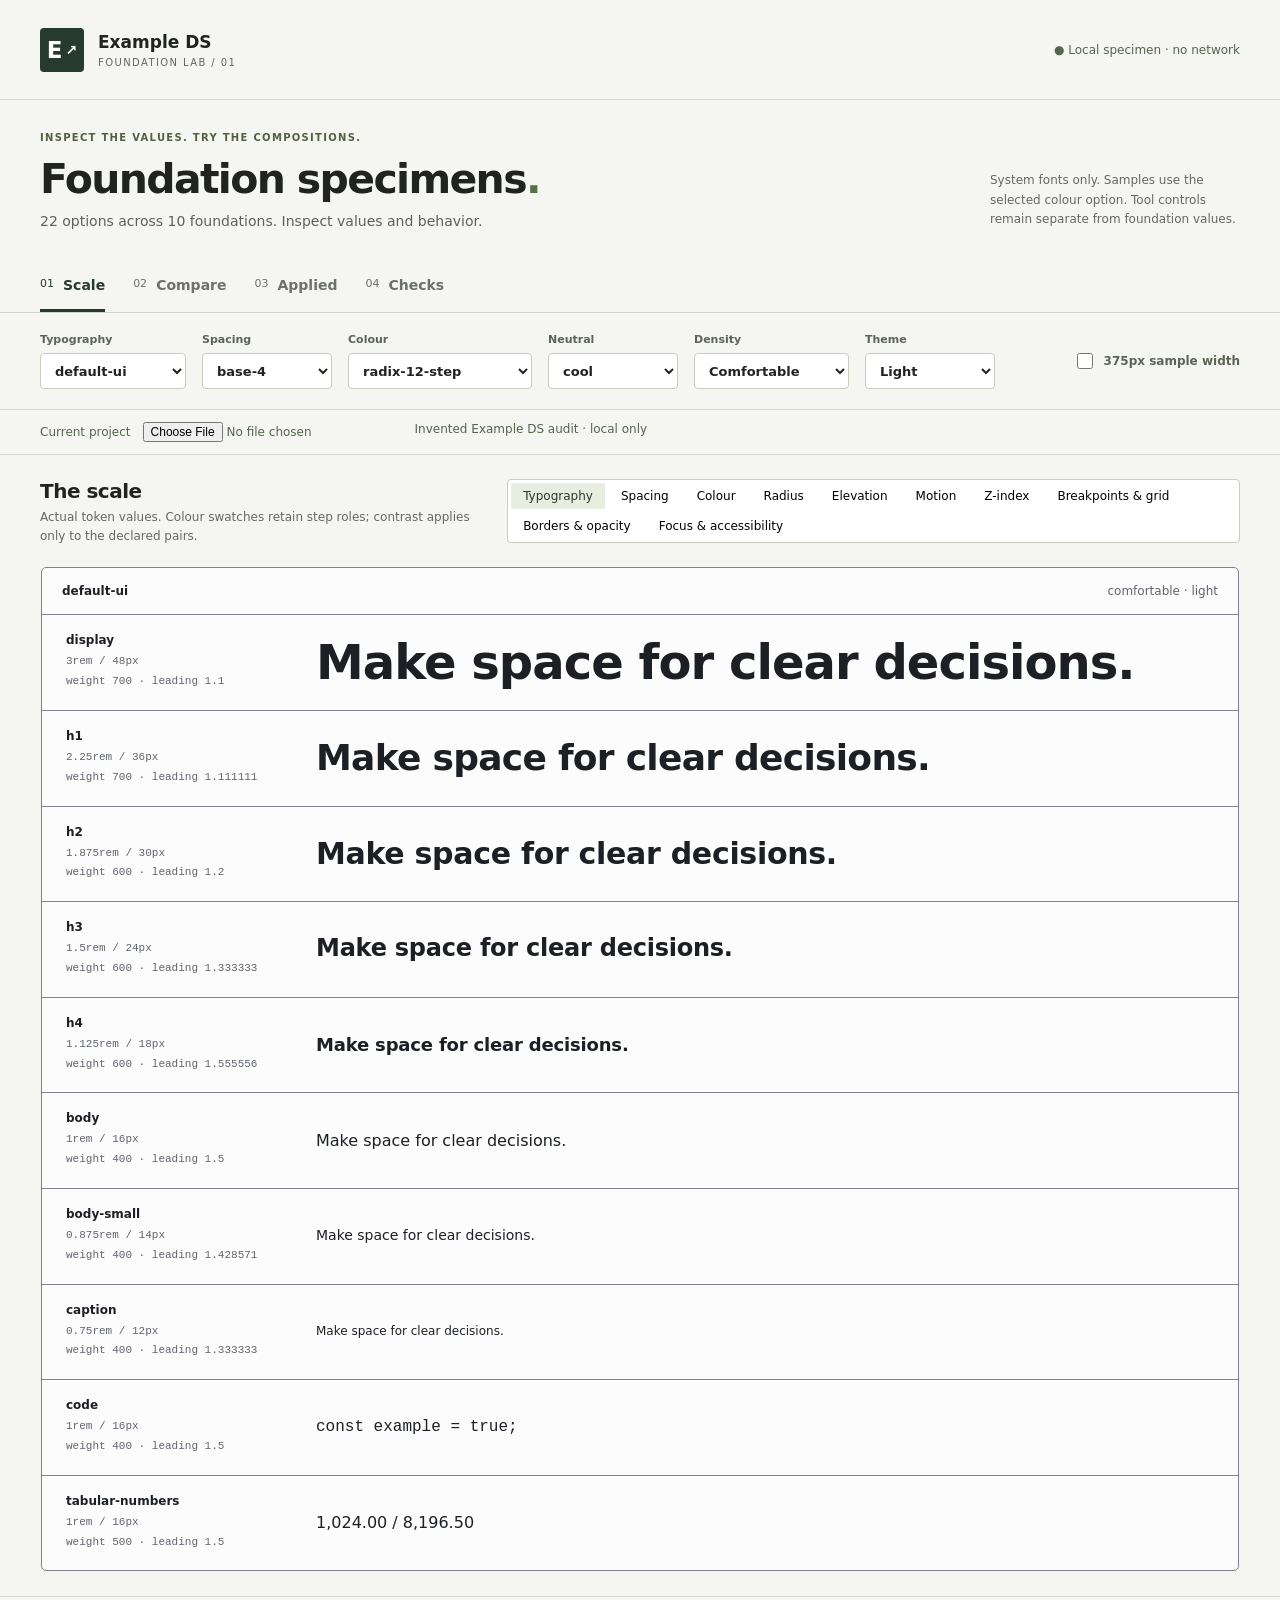
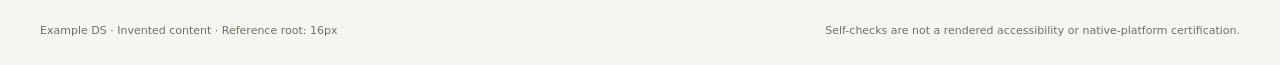
<file: index.html>
<!doctype html><meta charset="utf-8"><title>ds-kit</title><meta http-equiv="refresh" content="0; url=specimens/"><link rel="canonical" href="specimens/"><p><a href="specimens/">ds-kit specimen page</a> · <a href="https://github.com/owaizin/ds-kit">source on GitHub</a></p>
</file>
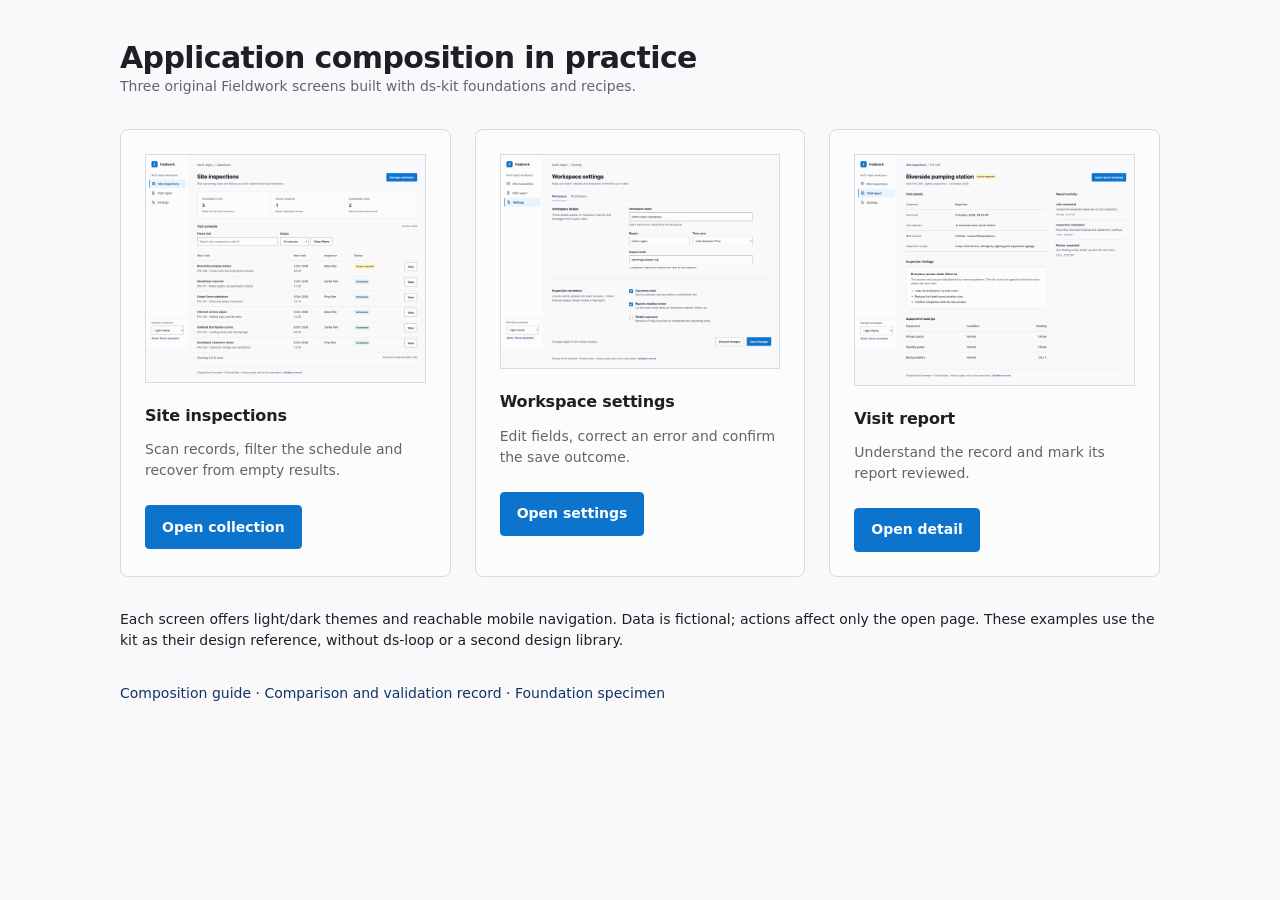
<file: specimens/application-ui/index.html>
<!doctype html><html lang="en"><head><meta charset="utf-8"><link rel="icon" href="data:,"><meta name="viewport" content="width=device-width,initial-scale=1"><title>ds-kit application examples</title><link rel="stylesheet" href="screens.css"><style>main{margin-inline-start:0;max-width:70rem;margin-inline:auto}.examples{display:grid;grid-template-columns:repeat(auto-fit,minmax(min(100%,18rem),1fr));gap:var(--ds-space-6)}.example{padding:var(--ds-space-6);border:var(--app-line) solid var(--app-divider);border-radius:var(--app-panel-radius);background:var(--app-surface)}.example p{margin-block:var(--ds-space-3) var(--ds-space-6)}img{width:100%;border:var(--app-line) solid var(--app-divider);margin-block-end:var(--ds-space-4)}</style></head><body><main><header><h1 class="page-title">Application composition in practice</h1><p class="muted">Three original Fieldwork screens built with ds-kit foundations and recipes.</p></header><div class="examples"><article class="example"><img src="screenshots/collection-desktop-light.png" alt="Collection screen with a restrained summary strip, filters and visit table"><h2>Site inspections</h2><p class="muted">Scan records, filter the schedule and recover from empty results.</p><a class="button primary" href="collection.html">Open collection</a></article><article class="example"><img src="screenshots/settings-desktop-light.png" alt="Settings screen with section explanations beside labelled fields"><h2>Workspace settings</h2><p class="muted">Edit fields, correct an error and confirm the save outcome.</p><a class="button primary" href="settings.html">Open settings</a></article><article class="example"><img src="screenshots/detail-desktop-light.png" alt="Visit report with facts and findings before secondary activity"><h2>Visit report</h2><p class="muted">Understand the record and mark its report reviewed.</p><a class="button primary" href="detail.html">Open detail</a></article></div><p>Each screen offers light/dark themes and reachable mobile navigation. Data is fictional; actions affect only the open page. These examples use the kit as their design reference, without ds-loop or a second design library.</p><p><a href="../../foundations/layout-composition/README.md">Composition guide</a> · <a href="../../docs/application-ui-validation.md">Comparison and validation record</a> · <a href="../index.html">Foundation specimen</a></p></main></body></html>
</file>
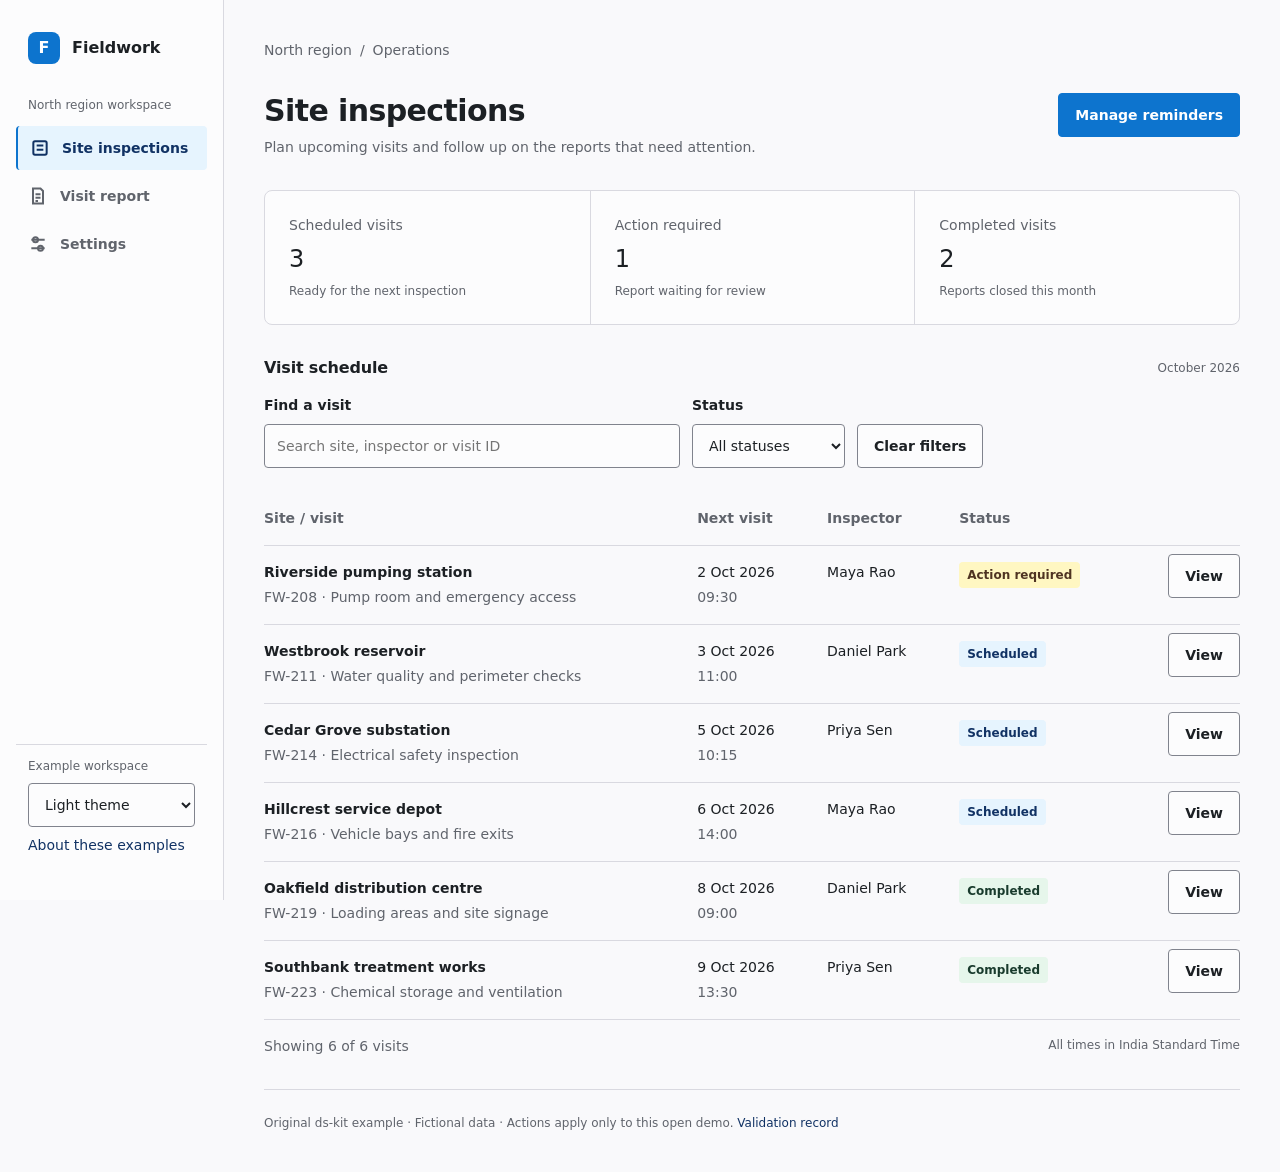
<file: specimens/application-ui/collection.html>
<!doctype html><html lang="en" data-theme="light"><head><meta charset="utf-8"><link rel="icon" href="data:,"><meta name="viewport" content="width=device-width, initial-scale=1"><title>Site inspections · Fieldwork · ds-kit example</title><link rel="stylesheet" href="screens.css"><script src="screens.js" defer></script></head><body><a class="skip" href="#main">Skip to content</a><aside class="sidebar"><div class="brand"><span class="mark" aria-hidden="true">F</span>Fieldwork</div><p class="workspace muted small">North region workspace</p><nav class="nav" aria-label="Main"><a href="collection.html" aria-current="page"><svg class="icon" viewBox="0 0 24 24" fill="none" stroke="currentColor" stroke-width="2" aria-hidden="true"><rect x="4" y="4" width="16" height="16" rx="2"/><path d="M8 9h8M8 14h8"/></svg>Site inspections</a><a href="detail.html"><svg class="icon" viewBox="0 0 24 24" fill="none" stroke="currentColor" stroke-width="2" aria-hidden="true"><path d="M6 3h9l3 3v15H6zM9 10h6M9 14h6M9 18h3"/></svg>Visit report</a><a href="settings.html"><svg class="icon" viewBox="0 0 24 24" fill="none" stroke="currentColor" stroke-width="2" aria-hidden="true"><path d="M4 7h16M4 17h16"/><circle cx="9" cy="7" r="3"/><circle cx="15" cy="17" r="3"/></svg>Settings</a></nav><div class="sidebar-footer"><p class="small muted">Example workspace</p><label class="sr-only" for="desktop-theme">Colour theme</label><select id="desktop-theme" class="theme" aria-label="Colour theme"><option value="light">Light theme</option><option value="dark">Dark theme</option></select><a href="index.html">About these examples</a></div></aside><header class="mobile-shell"><div class="mobile-head"><div class="brand"><span class="mark" aria-hidden="true">F</span>Fieldwork</div><label class="sr-only" for="mobile-theme">Colour theme</label><select id="mobile-theme" class="theme" aria-label="Colour theme"><option value="light">Light theme</option><option value="dark">Dark theme</option></select></div><details><summary>Workspace navigation</summary><nav class="nav" aria-label="Main"><a href="collection.html" aria-current="page"><svg class="icon" viewBox="0 0 24 24" fill="none" stroke="currentColor" stroke-width="2" aria-hidden="true"><rect x="4" y="4" width="16" height="16" rx="2"/><path d="M8 9h8M8 14h8"/></svg>Site inspections</a><a href="detail.html"><svg class="icon" viewBox="0 0 24 24" fill="none" stroke="currentColor" stroke-width="2" aria-hidden="true"><path d="M6 3h9l3 3v15H6zM9 10h6M9 14h6M9 18h3"/></svg>Visit report</a><a href="settings.html"><svg class="icon" viewBox="0 0 24 24" fill="none" stroke="currentColor" stroke-width="2" aria-hidden="true"><path d="M4 7h16M4 17h16"/><circle cx="9" cy="7" r="3"/><circle cx="15" cy="17" r="3"/></svg>Settings</a></nav><a class="button" href="index.html">About these examples</a></details></header><main id="main" tabindex="-1">
<div class="breadcrumb">North region <span aria-hidden="true">/</span> Operations</div>
<header class="page-header"><div><h1 class="page-title">Site inspections</h1><p>Plan upcoming visits and follow up on the reports that need attention.</p></div><a class="button primary" href="settings.html">Manage reminders</a></header>
<dl class="metric-strip"><div class="metric"><dt>Scheduled visits</dt><dd class="num">3</dd><p class="muted small">Ready for the next inspection</p></div><div class="metric"><dt>Action required</dt><dd class="num">1</dd><p class="muted small">Report waiting for review</p></div><div class="metric"><dt>Completed visits</dt><dd class="num">2</dd><p class="muted small">Reports closed this month</p></div></dl>
<section aria-labelledby="visits-heading"><div class="region-heading"><h2 id="visits-heading">Visit schedule</h2><p class="muted small">October 2026</p></div><div class="toolbar"><div class="field search"><label for="search">Find a visit</label><input id="search" type="search" placeholder="Search site, inspector or visit ID"></div><div class="field"><label for="status">Status</label><select id="status"><option>All statuses</option><option>Scheduled</option><option>Action required</option><option>Completed</option></select></div><button class="button" id="clear-filters" type="button">Clear filters</button></div><p id="filter-message" class="sr-only" role="status"></p><div class="table-wrap" role="region" aria-label="Site inspection schedule" tabindex="0"><table class="collection"><caption class="sr-only">Site inspection schedule. Every View link opens the same fictional example report.</caption><thead><tr><th scope="col">Site / visit</th><th scope="col" class="desktop-col">Next visit</th><th scope="col" class="desktop-col">Inspector</th><th scope="col">Status</th><th scope="col"><span class="sr-only">Action</span></th></tr></thead><tbody><tr data-record data-status="Action required"><td><strong class="record-name">Riverside pumping station</strong><p class="muted">FW-208 · Pump room and emergency access</p><div class="mobile-meta muted"><p><span class="small">Next visit</span><br>2 Oct 2026 · 09:30</p><p><span class="small">Inspector</span><br>Maya Rao</p></div></td><td class="desktop-col num">2 Oct 2026<p class="muted">09:30</p></td><td class="desktop-col">Maya Rao</td><td><span class="badge attention">Action required</span></td><td><a class="button" href="detail.html" aria-label="View Riverside pumping station (example report)">View</a></td></tr><tr data-record data-status="Scheduled"><td><strong class="record-name">Westbrook reservoir</strong><p class="muted">FW-211 · Water quality and perimeter checks</p><div class="mobile-meta muted"><p><span class="small">Next visit</span><br>3 Oct 2026 · 11:00</p><p><span class="small">Inspector</span><br>Daniel Park</p></div></td><td class="desktop-col num">3 Oct 2026<p class="muted">11:00</p></td><td class="desktop-col">Daniel Park</td><td><span class="badge ">Scheduled</span></td><td><a class="button" href="detail.html" aria-label="View Westbrook reservoir (example report)">View</a></td></tr><tr data-record data-status="Scheduled"><td><strong class="record-name">Cedar Grove substation</strong><p class="muted">FW-214 · Electrical safety inspection</p><div class="mobile-meta muted"><p><span class="small">Next visit</span><br>5 Oct 2026 · 10:15</p><p><span class="small">Inspector</span><br>Priya Sen</p></div></td><td class="desktop-col num">5 Oct 2026<p class="muted">10:15</p></td><td class="desktop-col">Priya Sen</td><td><span class="badge ">Scheduled</span></td><td><a class="button" href="detail.html" aria-label="View Cedar Grove substation (example report)">View</a></td></tr><tr data-record data-status="Scheduled"><td><strong class="record-name">Hillcrest service depot</strong><p class="muted">FW-216 · Vehicle bays and fire exits</p><div class="mobile-meta muted"><p><span class="small">Next visit</span><br>6 Oct 2026 · 14:00</p><p><span class="small">Inspector</span><br>Maya Rao</p></div></td><td class="desktop-col num">6 Oct 2026<p class="muted">14:00</p></td><td class="desktop-col">Maya Rao</td><td><span class="badge ">Scheduled</span></td><td><a class="button" href="detail.html" aria-label="View Hillcrest service depot (example report)">View</a></td></tr><tr data-record data-status="Completed"><td><strong class="record-name">Oakfield distribution centre</strong><p class="muted">FW-219 · Loading areas and site signage</p><div class="mobile-meta muted"><p><span class="small">Next visit</span><br>8 Oct 2026 · 09:00</p><p><span class="small">Inspector</span><br>Daniel Park</p></div></td><td class="desktop-col num">8 Oct 2026<p class="muted">09:00</p></td><td class="desktop-col">Daniel Park</td><td><span class="badge success">Completed</span></td><td><a class="button" href="detail.html" aria-label="View Oakfield distribution centre (example report)">View</a></td></tr><tr data-record data-status="Completed"><td><strong class="record-name">Southbank treatment works</strong><p class="muted">FW-223 · Chemical storage and ventilation</p><div class="mobile-meta muted"><p><span class="small">Next visit</span><br>9 Oct 2026 · 13:30</p><p><span class="small">Inspector</span><br>Priya Sen</p></div></td><td class="desktop-col num">9 Oct 2026<p class="muted">13:30</p></td><td class="desktop-col">Priya Sen</td><td><span class="badge success">Completed</span></td><td><a class="button" href="detail.html" aria-label="View Southbank treatment works (example report)">View</a></td></tr></tbody></table></div><div class="empty" id="empty" hidden><h3>No visits match your filters</h3><p>Try another site name or clear the filters to see the full schedule.</p><button class="button" id="reset-empty" type="button">Clear filters</button></div><div class="result-footer"><p id="result-count">Showing 6 of 6 visits</p><p class="small">All times in India Standard Time</p></div></section><footer class="demo-note">Original ds-kit example · Fictional data · Actions apply only to this open demo. <a href="../../docs/application-ui-validation.md">Validation record</a></footer></main></body></html>
</file>
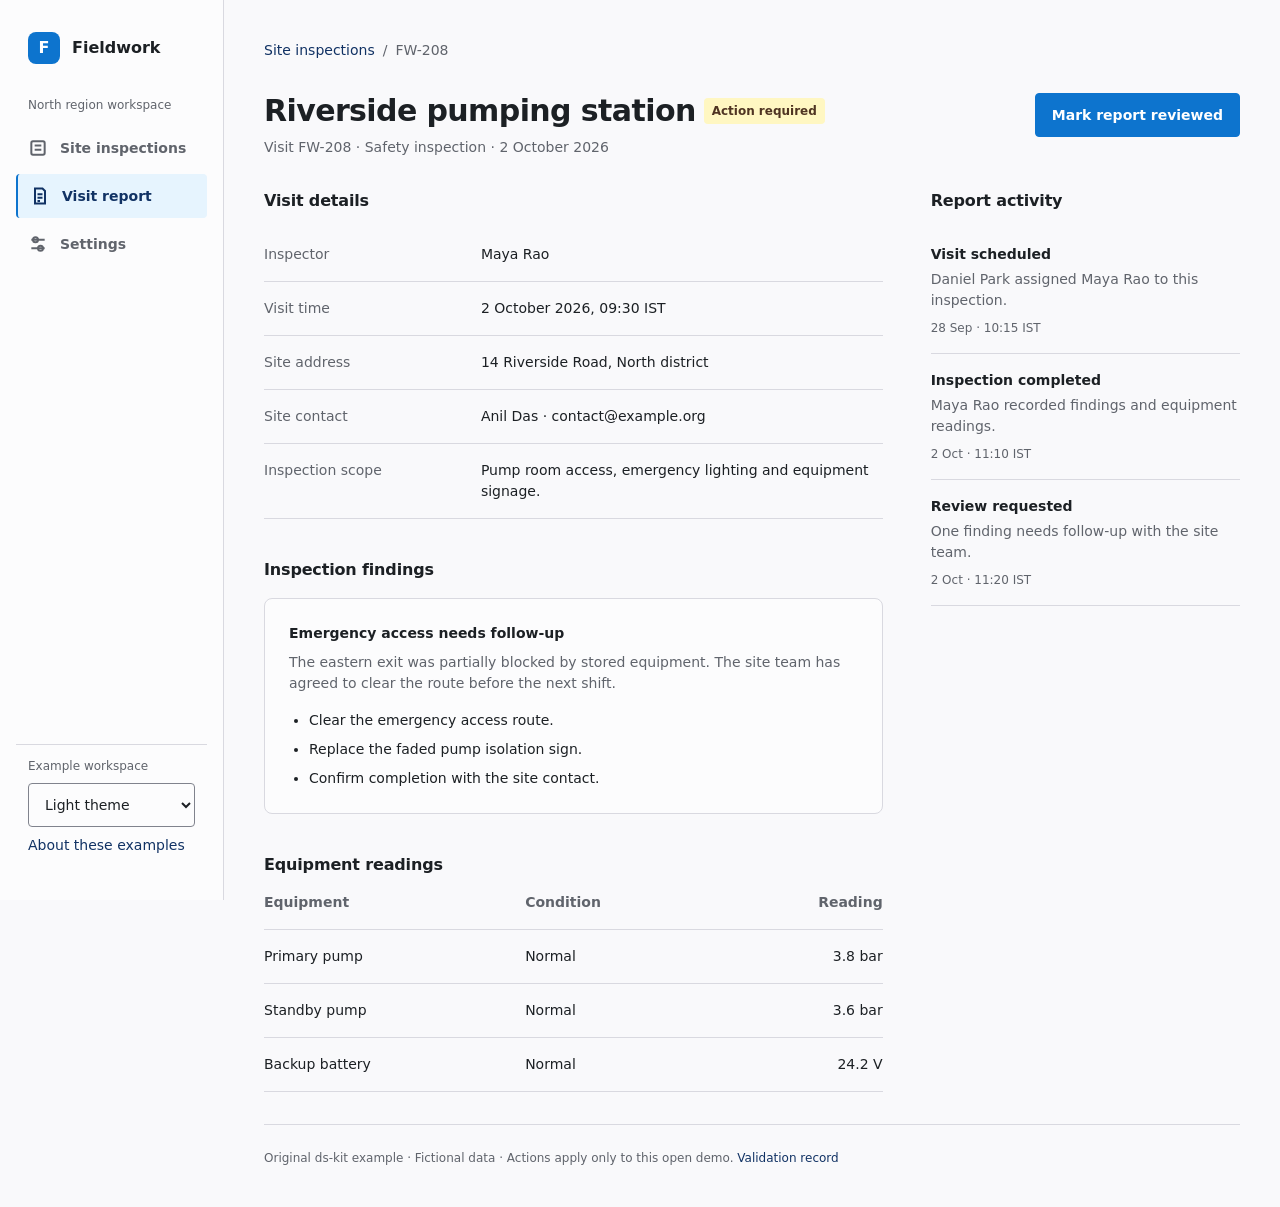
<file: specimens/application-ui/detail.html>
<!doctype html><html lang="en" data-theme="light"><head><meta charset="utf-8"><link rel="icon" href="data:,"><meta name="viewport" content="width=device-width, initial-scale=1"><title>Visit report · Fieldwork · ds-kit example</title><link rel="stylesheet" href="screens.css"><script src="screens.js" defer></script></head><body><a class="skip" href="#main">Skip to content</a><aside class="sidebar"><div class="brand"><span class="mark" aria-hidden="true">F</span>Fieldwork</div><p class="workspace muted small">North region workspace</p><nav class="nav" aria-label="Main"><a href="collection.html"><svg class="icon" viewBox="0 0 24 24" fill="none" stroke="currentColor" stroke-width="2" aria-hidden="true"><rect x="4" y="4" width="16" height="16" rx="2"/><path d="M8 9h8M8 14h8"/></svg>Site inspections</a><a href="detail.html" aria-current="page"><svg class="icon" viewBox="0 0 24 24" fill="none" stroke="currentColor" stroke-width="2" aria-hidden="true"><path d="M6 3h9l3 3v15H6zM9 10h6M9 14h6M9 18h3"/></svg>Visit report</a><a href="settings.html"><svg class="icon" viewBox="0 0 24 24" fill="none" stroke="currentColor" stroke-width="2" aria-hidden="true"><path d="M4 7h16M4 17h16"/><circle cx="9" cy="7" r="3"/><circle cx="15" cy="17" r="3"/></svg>Settings</a></nav><div class="sidebar-footer"><p class="small muted">Example workspace</p><label class="sr-only" for="desktop-theme">Colour theme</label><select id="desktop-theme" class="theme" aria-label="Colour theme"><option value="light">Light theme</option><option value="dark">Dark theme</option></select><a href="index.html">About these examples</a></div></aside><header class="mobile-shell"><div class="mobile-head"><div class="brand"><span class="mark" aria-hidden="true">F</span>Fieldwork</div><label class="sr-only" for="mobile-theme">Colour theme</label><select id="mobile-theme" class="theme" aria-label="Colour theme"><option value="light">Light theme</option><option value="dark">Dark theme</option></select></div><details><summary>Workspace navigation</summary><nav class="nav" aria-label="Main"><a href="collection.html"><svg class="icon" viewBox="0 0 24 24" fill="none" stroke="currentColor" stroke-width="2" aria-hidden="true"><rect x="4" y="4" width="16" height="16" rx="2"/><path d="M8 9h8M8 14h8"/></svg>Site inspections</a><a href="detail.html" aria-current="page"><svg class="icon" viewBox="0 0 24 24" fill="none" stroke="currentColor" stroke-width="2" aria-hidden="true"><path d="M6 3h9l3 3v15H6zM9 10h6M9 14h6M9 18h3"/></svg>Visit report</a><a href="settings.html"><svg class="icon" viewBox="0 0 24 24" fill="none" stroke="currentColor" stroke-width="2" aria-hidden="true"><path d="M4 7h16M4 17h16"/><circle cx="9" cy="7" r="3"/><circle cx="15" cy="17" r="3"/></svg>Settings</a></nav><a class="button" href="index.html">About these examples</a></details></header><main id="main" tabindex="-1">
<nav class="breadcrumb" aria-label="Breadcrumb"><a href="collection.html">Site inspections</a><span aria-hidden="true">/</span><span>FW-208</span></nav>
<header class="page-header"><div><div class="actions"><h1 class="page-title">Riverside pumping station</h1><span class="badge attention" id="report-status">Action required</span></div><p>Visit FW-208 · Safety inspection · 2 October 2026</p></div><button class="button primary" type="button" id="review-report">Mark report reviewed</button></header>
<p class="notice" role="status" id="review-message"></p>
<div class="detail-grid"><div class="detail-main"><section aria-labelledby="facts-heading"><h2 id="facts-heading">Visit details</h2><dl class="facts"><div><dt>Inspector</dt><dd>Maya Rao</dd></div><div><dt>Visit time</dt><dd class="num">2 October 2026, 09:30 IST</dd></div><div><dt>Site address</dt><dd>14 Riverside Road, North district</dd></div><div><dt>Site contact</dt><dd>Anil Das · contact@example.org</dd></div><div><dt>Inspection scope</dt><dd>Pump room access, emergency lighting and equipment signage.</dd></div></dl></section><section aria-labelledby="findings-heading"><h2 id="findings-heading">Inspection findings</h2><div class="report"><h3>Emergency access needs follow-up</h3><p>The eastern exit was partially blocked by stored equipment. The site team has agreed to clear the route before the next shift.</p><ul><li>Clear the emergency access route.</li><li>Replace the faded pump isolation sign.</li><li>Confirm completion with the site contact.</li></ul></div></section><section aria-labelledby="reading-heading"><h2 id="reading-heading">Equipment readings</h2><div class="table-wrap" role="region" aria-label="Equipment readings" tabindex="0"><table><caption class="sr-only">Equipment readings recorded during the visit</caption><thead><tr><th scope="col">Equipment</th><th scope="col">Condition</th><th scope="col">Reading</th></tr></thead><tbody><tr><td>Primary pump</td><td>Normal</td><td class="num">3.8 bar</td></tr><tr><td>Standby pump</td><td>Normal</td><td class="num">3.6 bar</td></tr><tr><td>Backup battery</td><td>Normal</td><td class="num">24.2 V</td></tr></tbody></table></div></section></div><aside aria-labelledby="activity-heading"><h2 id="activity-heading">Report activity</h2><ol class="activity"><li><h3>Visit scheduled</h3><p>Daniel Park assigned Maya Rao to this inspection.</p><time datetime="2026-09-28T10:15:00+05:30">28 Sep · 10:15 IST</time></li><li><h3>Inspection completed</h3><p>Maya Rao recorded findings and equipment readings.</p><time datetime="2026-10-02T11:10:00+05:30">2 Oct · 11:10 IST</time></li><li id="review-activity"><h3>Review requested</h3><p>One finding needs follow-up with the site team.</p><time datetime="2026-10-02T11:20:00+05:30">2 Oct · 11:20 IST</time></li></ol></aside></div><footer class="demo-note">Original ds-kit example · Fictional data · Actions apply only to this open demo. <a href="../../docs/application-ui-validation.md">Validation record</a></footer></main></body></html>
</file>
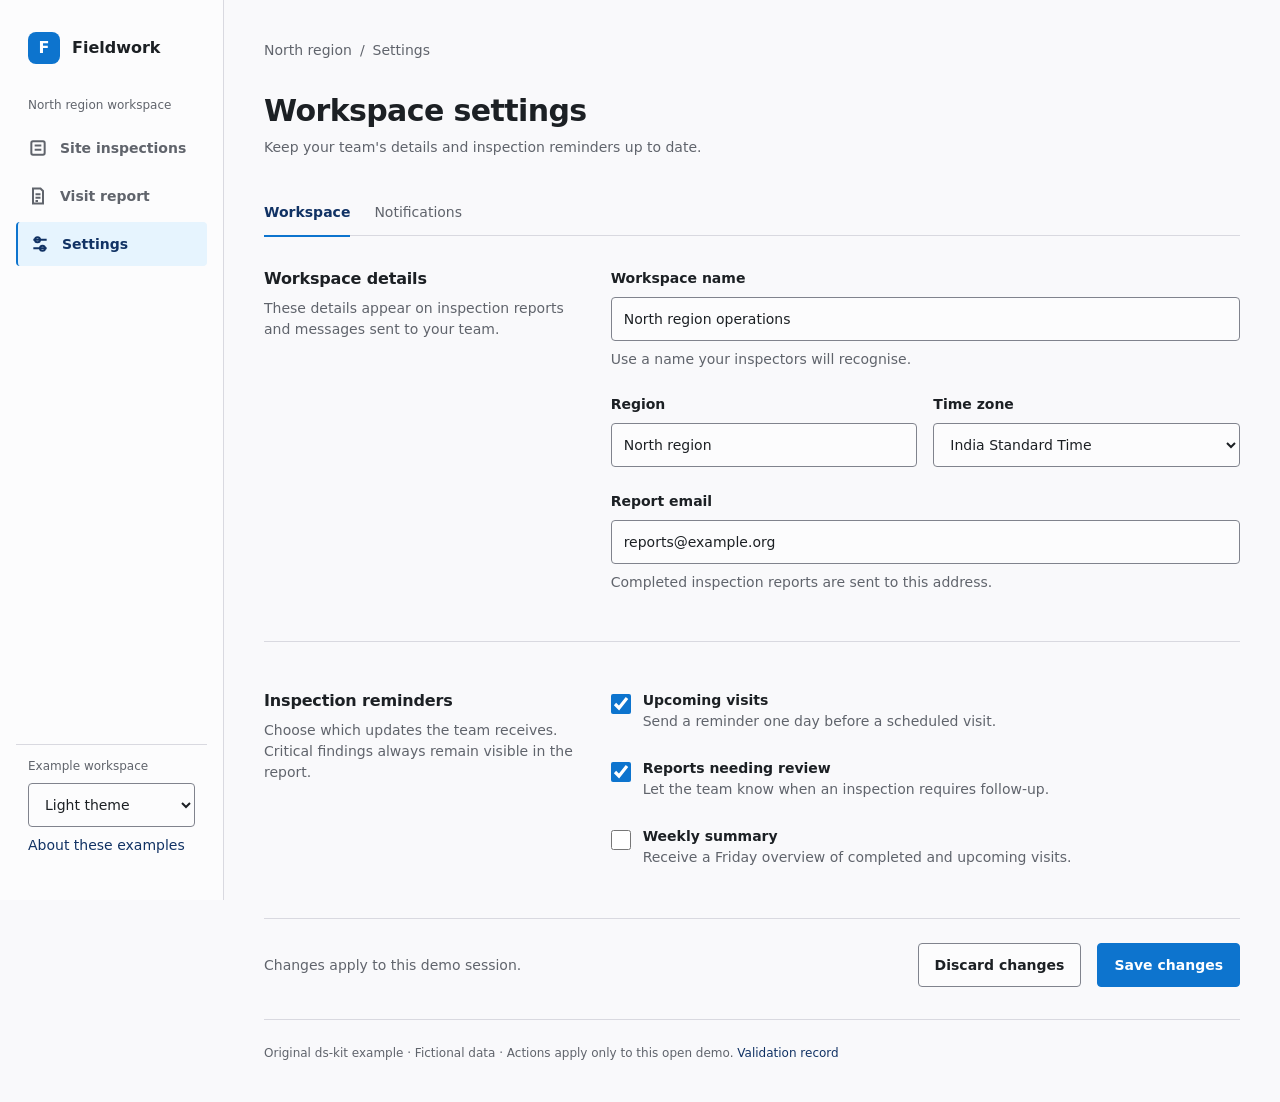
<file: specimens/application-ui/settings.html>
<!doctype html><html lang="en" data-theme="light"><head><meta charset="utf-8"><link rel="icon" href="data:,"><meta name="viewport" content="width=device-width, initial-scale=1"><title>Workspace settings · Fieldwork · ds-kit example</title><link rel="stylesheet" href="screens.css"><script src="screens.js" defer></script></head><body><a class="skip" href="#main">Skip to content</a><aside class="sidebar"><div class="brand"><span class="mark" aria-hidden="true">F</span>Fieldwork</div><p class="workspace muted small">North region workspace</p><nav class="nav" aria-label="Main"><a href="collection.html"><svg class="icon" viewBox="0 0 24 24" fill="none" stroke="currentColor" stroke-width="2" aria-hidden="true"><rect x="4" y="4" width="16" height="16" rx="2"/><path d="M8 9h8M8 14h8"/></svg>Site inspections</a><a href="detail.html"><svg class="icon" viewBox="0 0 24 24" fill="none" stroke="currentColor" stroke-width="2" aria-hidden="true"><path d="M6 3h9l3 3v15H6zM9 10h6M9 14h6M9 18h3"/></svg>Visit report</a><a href="settings.html" aria-current="page"><svg class="icon" viewBox="0 0 24 24" fill="none" stroke="currentColor" stroke-width="2" aria-hidden="true"><path d="M4 7h16M4 17h16"/><circle cx="9" cy="7" r="3"/><circle cx="15" cy="17" r="3"/></svg>Settings</a></nav><div class="sidebar-footer"><p class="small muted">Example workspace</p><label class="sr-only" for="desktop-theme">Colour theme</label><select id="desktop-theme" class="theme" aria-label="Colour theme"><option value="light">Light theme</option><option value="dark">Dark theme</option></select><a href="index.html">About these examples</a></div></aside><header class="mobile-shell"><div class="mobile-head"><div class="brand"><span class="mark" aria-hidden="true">F</span>Fieldwork</div><label class="sr-only" for="mobile-theme">Colour theme</label><select id="mobile-theme" class="theme" aria-label="Colour theme"><option value="light">Light theme</option><option value="dark">Dark theme</option></select></div><details><summary>Workspace navigation</summary><nav class="nav" aria-label="Main"><a href="collection.html"><svg class="icon" viewBox="0 0 24 24" fill="none" stroke="currentColor" stroke-width="2" aria-hidden="true"><rect x="4" y="4" width="16" height="16" rx="2"/><path d="M8 9h8M8 14h8"/></svg>Site inspections</a><a href="detail.html"><svg class="icon" viewBox="0 0 24 24" fill="none" stroke="currentColor" stroke-width="2" aria-hidden="true"><path d="M6 3h9l3 3v15H6zM9 10h6M9 14h6M9 18h3"/></svg>Visit report</a><a href="settings.html" aria-current="page"><svg class="icon" viewBox="0 0 24 24" fill="none" stroke="currentColor" stroke-width="2" aria-hidden="true"><path d="M4 7h16M4 17h16"/><circle cx="9" cy="7" r="3"/><circle cx="15" cy="17" r="3"/></svg>Settings</a></nav><a class="button" href="index.html">About these examples</a></details></header><main id="main" tabindex="-1">
<div class="breadcrumb">North region <span aria-hidden="true">/</span> Settings</div>
<header class="page-header"><div><h1 class="page-title">Workspace settings</h1><p>Keep your team's details and inspection reminders up to date.</p></div></header>
<nav class="tabs" aria-label="Settings sections"><a href="#workspace" aria-current="location">Workspace</a><a href="#notifications">Notifications</a></nav>
<form id="settings-form" novalidate><section class="form-section" id="workspace" aria-labelledby="workspace-heading"><header><h2 id="workspace-heading">Workspace details</h2><p>These details appear on inspection reports and messages sent to your team.</p></header><div class="fields"><div class="field"><label for="workspace-name">Workspace name</label><input id="workspace-name" name="workspace" value="North region operations" required aria-describedby="workspace-help workspace-error"><p id="workspace-help" class="muted">Use a name your inspectors will recognise.</p><p class="error" id="workspace-error" hidden>Enter a workspace name.</p></div><div class="pair"><div class="field"><label for="region">Region</label><input id="region" name="region" value="North region"></div><div class="field"><label for="timezone">Time zone</label><select id="timezone" name="timezone"><option>India Standard Time</option><option>Coordinated Universal Time</option></select></div></div><div class="field"><label for="email">Report email</label><input id="email" name="email" type="email" value="reports@example.org" required aria-describedby="email-help email-error"><p id="email-help" class="muted">Completed inspection reports are sent to this address.</p><p class="error" id="email-error" hidden>Enter a valid email address, such as reports@example.org.</p></div></div></section><section class="form-section" id="notifications" aria-labelledby="notifications-heading"><header><h2 id="notifications-heading">Inspection reminders</h2><p>Choose which updates the team receives. Critical findings always remain visible in the report.</p></header><fieldset class="fields"><legend class="sr-only">Reminder preferences</legend><label class="check" for="upcoming"><input type="checkbox" id="upcoming" name="upcoming" checked><span><strong>Upcoming visits</strong><span class="muted">Send a reminder one day before a scheduled visit.</span></span></label><label class="check" for="followup"><input type="checkbox" id="followup" name="followup" checked><span><strong>Reports needing review</strong><span class="muted">Let the team know when an inspection requires follow-up.</span></span></label><label class="check" for="summary"><input type="checkbox" id="summary" name="summary"><span><strong>Weekly summary</strong><span class="muted">Receive a Friday overview of completed and upcoming visits.</span></span></label></fieldset></section><div class="form-footer"><p class="muted">Changes apply to this demo session.</p><button class="button" type="reset">Discard changes</button><button class="button primary" type="submit">Save changes</button></div></form><p class="notice" role="status" id="save-message"></p><footer class="demo-note">Original ds-kit example · Fictional data · Actions apply only to this open demo. <a href="../../docs/application-ui-validation.md">Validation record</a></footer></main></body></html>
</file>
<file: specimens/application-ui/screens.css>
@import '../../foundations/typography/options/compact-ui/tokens.css';
@import '../../foundations/spacing/options/base-4/tokens.css';
@import '../../foundations/color/options/functional-roles/tokens.cool.css';
@import '../../foundations/radius/options/soft/tokens.css';
@import '../../foundations/elevation/options/border-led/tokens.css';
@import '../../foundations/motion/options/productive/tokens.css';
@import '../../foundations/z-index/options/named-layers/tokens.css';
@import '../../foundations/breakpoints-grid/options/app-shell/tokens.css';
@import '../../foundations/borders-opacity/options/functional/tokens.css';
@import '../../foundations/focus-accessibility/options/visible-ring/tokens.css';
:root {
 --app-font: var(--ds-type-family-system);
 --app-body-size: var(--ds-type-body-size); --app-body-leading: var(--ds-type-body-line-height);
 --app-body-weight: var(--ds-type-body-weight); --app-body-tracking: var(--ds-type-body-letter-spacing);
 --app-title-size: var(--ds-type-h1-size); --app-title-leading: var(--ds-type-h1-line-height);
 --app-title-weight: var(--ds-type-h1-weight); --app-title-tracking: var(--ds-type-h1-letter-spacing);
 --app-section-size: var(--ds-type-h4-size); --app-section-leading: var(--ds-type-h4-line-height);
 --app-section-weight: var(--ds-type-h4-weight); --app-section-tracking: var(--ds-type-h4-letter-spacing);
 --app-small-size: var(--ds-type-body-small-size); --app-small-leading: var(--ds-type-body-small-line-height);
 --app-text: var(--ds-fg-default); --app-muted: var(--ds-fg-muted);
 --app-canvas: var(--ds-bg-default); --app-surface: var(--ds-neutral-1);
 --app-divider: var(--ds-neutral-6); --app-control-edge: var(--ds-border-default);
 --app-primary: var(--ds-fill-accent); --app-on-primary: var(--ds-on-accent);
 --app-selected: var(--ds-bg-muted-accent); --app-link: var(--ds-fg-default-accent);
 --app-gutter: var(--ds-space-10); --app-section-gap: var(--ds-space-8);
 --app-inset: var(--ds-space-6); --app-field-gap: var(--ds-space-4);
 --app-target: var(--ds-focus-target-min); --app-control-radius: var(--ds-radius-small);
 --app-panel-radius: var(--ds-radius-medium); --app-line: var(--ds-border-hairline);
 --app-ring: var(--ds-focus-ring); --app-ring-width: var(--ds-focus-width); --app-ring-offset: var(--ds-focus-offset);
 --app-fast: var(--ds-motion-fast); --app-ease: var(--ds-motion-ease-enter);
 --app-shell-width: 14rem; /* Consumer geometry, independently chosen for these short navigation labels. */
 --app-form-measure: var(--ds-type-max-reading-width); --app-max: var(--ds-grid-max);
}
* { box-sizing:border-box; }
html { color-scheme:light; }
html[data-theme=dark] { color-scheme:dark; }
body { margin:0; font-family:var(--app-font); font-size:var(--app-body-size); line-height:var(--app-body-leading); font-weight:var(--app-body-weight); letter-spacing:var(--app-body-tracking); color:var(--app-text); background:var(--app-canvas); }
a { color:var(--app-link); text-decoration:none; }
a:hover { text-decoration:underline; }
button,input,select,textarea { font:inherit; color:inherit; }
button,a,input,select,textarea,summary { -webkit-tap-highlight-color:transparent; }
button,select,summary { cursor:pointer; }
:focus-visible { outline:var(--app-ring-width) solid var(--app-ring); outline-offset:var(--app-ring-offset); }
h1,h2,h3,p { margin:0; }
.page-title { font-size:var(--app-title-size); line-height:var(--app-title-leading); font-weight:var(--app-title-weight); letter-spacing:var(--app-title-tracking); }
h2,.section-title { font-size:var(--app-section-size); line-height:var(--app-section-leading); font-weight:var(--app-section-weight); letter-spacing:var(--app-section-tracking); }
h3 { font-size:var(--app-body-size); line-height:var(--app-body-leading); font-weight:var(--app-section-weight); }
.muted { color:var(--app-muted); }
.small { font-size:var(--app-small-size); line-height:var(--app-small-leading); }
.num { font-variant-numeric:var(--ds-type-numeric-variant); }
.sr-only { position:absolute; width:1px; height:1px; overflow:hidden; clip-path:inset(50%); white-space:nowrap; }
.skip { position:absolute; inset-block-start:-5rem; inset-inline-start:var(--ds-space-4); z-index:var(--ds-z-tooltip); background:var(--app-surface); padding:var(--ds-space-3); }
.skip:focus { inset-block-start:var(--ds-space-4); }
.sidebar { width:var(--app-shell-width); position:fixed; inset-block:0; inset-inline-start:0; display:flex; flex-direction:column; padding:var(--ds-space-8) var(--ds-space-4); background:var(--app-surface); border-inline-end:var(--app-line) solid var(--app-divider); }
.brand { display:flex; align-items:center; gap:var(--ds-space-3); padding-inline:var(--ds-space-3); font-size:var(--app-section-size); font-weight:var(--app-title-weight); }
.mark { width:var(--ds-space-8); height:var(--ds-space-8); color:var(--app-on-primary); background:var(--app-primary); display:grid; place-items:center; border-radius:var(--app-panel-radius); }
.workspace { margin:var(--ds-space-8) var(--ds-space-3) var(--ds-space-3); }
.nav { display:grid; gap:var(--ds-space-1); }
.nav a { display:flex; align-items:center; gap:var(--ds-space-3); min-height:var(--app-target); padding:var(--ds-space-2) var(--ds-space-3); color:var(--app-muted); border-radius:var(--app-control-radius); font-weight:var(--app-section-weight); }
.nav a[aria-current=page] { background:var(--app-selected); color:var(--app-link); border-inline-start:var(--ds-border-strong) solid var(--app-primary); }
.nav a:hover { background:var(--ds-bg-muted); text-decoration:none; }
.icon > * { vector-effect:non-scaling-stroke; }
.icon { width:var(--ds-space-5); height:var(--ds-space-5); flex-shrink:0; }
.sidebar-footer { margin-block-start:auto; padding:var(--ds-space-3); border-block-start:var(--app-line) solid var(--app-divider); display:grid; gap:var(--ds-space-2); }
.theme { width:100%; }
main { margin-inline-start:var(--app-shell-width); padding:var(--app-gutter); max-width:calc(var(--app-max) + var(--app-shell-width)); }
main > * + * { margin-block-start:var(--app-section-gap); }
.breadcrumb { flex-wrap:wrap; display:flex; align-items:center; gap:var(--ds-space-2); color:var(--app-muted); }
.page-header { display:flex; align-items:flex-start; justify-content:space-between; gap:var(--ds-space-6); }
.page-header p { margin-block-start:var(--ds-space-2); color:var(--app-muted); max-width:var(--app-form-measure); }
.actions { display:flex; gap:var(--ds-space-2); flex-wrap:wrap; align-items:center; }
.button { display:inline-flex; align-items:center; justify-content:center; gap:var(--ds-space-2); min-height:var(--app-target); padding:var(--ds-space-2) var(--ds-space-4); border:var(--app-line) solid var(--app-control-edge); border-radius:var(--app-control-radius); background:var(--app-surface); color:var(--app-text); font-weight:var(--app-section-weight); white-space:normal; text-align:center; transition:background-color var(--app-fast) var(--app-ease); }
.button:hover { background:var(--ds-bg-muted); text-decoration:none; }
.button.primary { background:var(--app-primary); color:var(--app-on-primary); border-color:var(--app-primary); }
.button.primary:hover { background:var(--app-primary); text-decoration:underline; text-underline-offset:0.2em; }
.button:disabled { cursor:default; }
.metric-strip { display:grid; grid-template-columns:repeat(3,minmax(0,1fr)); background:var(--app-surface); border:var(--app-line) solid var(--app-divider); border-radius:var(--app-panel-radius); }
.metric { padding:var(--app-inset); min-width:0; }
.metric + .metric { border-inline-start:var(--app-line) solid var(--app-divider); }
.metric dt { color:var(--app-muted); }
.metric dd { margin:var(--ds-space-2) 0 0; font-size:var(--ds-type-h2-size); line-height:var(--ds-type-h2-line-height); font-weight:var(--ds-type-tabular-numbers-weight); }
.metric p { margin-block-start:var(--ds-space-2); }
.region-heading { flex-wrap:wrap; display:flex; justify-content:space-between; align-items:center; gap:var(--ds-space-4); margin-block-end:var(--ds-space-4); }
.toolbar { display:flex; align-items:flex-end; gap:var(--ds-space-3); margin-block-end:var(--ds-space-6); flex-wrap:wrap; }
.field { display:grid; gap:var(--ds-space-2); min-width:0; }
.field label,legend { font-weight:var(--app-section-weight); }
.search { flex:1; min-width:12rem; max-width:26rem; }
input:not([type=checkbox]),select,textarea { width:100%; min-height:var(--app-target); padding:var(--ds-space-2) var(--ds-space-3); border:var(--app-line) solid var(--app-control-edge); border-radius:var(--app-control-radius); background:var(--app-surface); }
textarea { resize:vertical; min-height:6rem; }
input[aria-invalid=true] { border-color:var(--ds-border-default-danger); }
.error { color:var(--ds-fg-default-danger); }
.table-wrap { position:relative; overflow-x:auto; }
table { width:100%; border-collapse:collapse; text-align:start; }
th { text-align:start; font-weight:var(--app-section-weight); color:var(--app-muted); font-size:var(--app-body-size); }
th,td { padding:var(--ds-space-4) var(--ds-space-3); border-block-end:var(--app-line) solid var(--app-divider); vertical-align:top; }
th:first-child,td:first-child { padding-inline-start:0; }
th:last-child,td:last-child { padding-inline-end:0; text-align:end; }
td strong { overflow-wrap:anywhere; display:block; font-weight:var(--app-section-weight); }
td p { margin-block-start:var(--ds-space-1); }
td .button { margin-block-start:calc(-1 * var(--ds-space-2)); }
.mobile-meta { display:none; }
.badge { display:inline-flex; align-items:center; gap:var(--ds-space-1); padding:var(--ds-space-1) var(--ds-space-2); border-radius:var(--app-control-radius); font-size:var(--app-small-size); line-height:var(--app-small-leading); font-weight:var(--app-section-weight); color:var(--ds-fg-default-accent); background:var(--ds-bg-muted-accent); white-space:nowrap; }
.badge.attention { color:var(--ds-fg-default-attention); background:var(--ds-bg-muted-attention); }
.badge.success { color:var(--ds-fg-default-success); background:var(--ds-bg-muted-success); }
.result-footer { display:flex; justify-content:space-between; gap:var(--ds-space-4); padding-block-start:var(--ds-space-4); color:var(--app-muted); }
.notice { border-inline-start:var(--ds-border-strong) solid var(--app-primary); padding:var(--ds-space-3) var(--ds-space-4); background:var(--app-selected); color:var(--app-link); }
.notice:empty { display:none; }
.empty { padding:var(--ds-space-12) var(--ds-space-6); text-align:center; background:var(--app-surface); border:var(--app-line) solid var(--app-divider); border-radius:var(--app-panel-radius); }
.empty p { margin:var(--ds-space-2) auto var(--ds-space-6); max-width:var(--app-form-measure); color:var(--app-muted); }
[hidden] { display:none !important; }
.tabs { display:flex; gap:var(--ds-space-6); border-block-end:var(--app-line) solid var(--app-divider); flex-wrap:wrap; }
.tabs a { display:flex; align-items:center; min-height:var(--app-target); padding-block:var(--ds-space-3); color:var(--app-muted); }
.tabs a[aria-current] { color:var(--app-link); box-shadow:0 var(--ds-border-strong) 0 var(--app-primary); font-weight:var(--app-section-weight); }
.form-section { display:grid; grid-template-columns:minmax(12rem,1fr) minmax(0,2fr); gap:var(--ds-space-8); padding-block-end:var(--ds-space-12); border-block-end:var(--app-line) solid var(--app-divider); }
.form-section + .form-section { margin-block-start:var(--ds-space-12); }
.form-section header p { margin-block-start:var(--ds-space-2); color:var(--app-muted); }
.fields { max-width:var(--app-form-measure); display:grid; gap:var(--ds-space-6); }
.pair { display:grid; grid-template-columns:repeat(2,minmax(0,1fr)); gap:var(--app-field-gap); }
fieldset { border:0; padding:0; margin:0; min-width:0; }
.check { display:flex; gap:var(--ds-space-3); align-items:flex-start; min-height:var(--app-target); cursor:pointer; }
.check input { width:var(--ds-space-5); height:var(--ds-space-5); margin:var(--ds-space-1) 0 0; accent-color:var(--app-primary); flex-shrink:0; }
.check strong { display:block; font-weight:var(--app-section-weight); }
.check p { margin-block-start:var(--ds-space-1); color:var(--app-muted); }
.form-footer { display:flex; justify-content:flex-end; flex-wrap:wrap; align-items:center; gap:var(--ds-space-4); padding-block-start:var(--ds-space-6); }
.form-footer .muted { margin-inline-end:auto; }
.detail-grid { display:grid; grid-template-columns:minmax(0,2fr) minmax(14rem,1fr); gap:var(--ds-space-12); }
.detail-grid > * { min-width:0; }
.detail-main > section + section { margin-block-start:var(--ds-space-10); }
.facts { margin-block:var(--ds-space-4) 0; }
.facts > div { display:grid; grid-template-columns:minmax(8rem,1fr) minmax(0,2fr); gap:var(--ds-space-4); padding-block:var(--ds-space-4); border-block-end:var(--app-line) solid var(--app-divider); }
.facts dt { color:var(--app-muted); }
.facts dd { margin:0; overflow-wrap:anywhere; }
.report { margin-block-start:var(--ds-space-4); padding:var(--app-inset); border:var(--app-line) solid var(--app-divider); border-radius:var(--app-panel-radius); background:var(--app-surface); }
.report p { margin-block-start:var(--ds-space-2); color:var(--app-muted); }
.report ul { padding-inline-start:var(--ds-space-5); margin-block:var(--ds-space-4) 0; }
.report li + li { margin-block-start:var(--ds-space-2); }
.activity { list-style:none; margin:var(--ds-space-4) 0 0; padding:0; }
.activity li { padding-block:var(--ds-space-4); border-block-end:var(--app-line) solid var(--app-divider); }
.activity p { margin-block-start:var(--ds-space-1); color:var(--app-muted); }
.activity time { display:block; margin-block-start:var(--ds-space-2); color:var(--app-muted); font-size:var(--app-small-size); }
.demo-note { border-block-start:var(--app-line) solid var(--app-divider); padding-block-start:var(--ds-space-6); color:var(--app-muted); font-size:var(--app-small-size); }
.mobile-shell { display:none; }
/* app-shell small threshold is 48rem; measure content after subtracting the 14rem shell. */
@media (max-width:48rem) {
 :root { --app-gutter:var(--ds-space-4); }
 .sidebar { display:none; }
 .mobile-shell { display:block; border-block-end:var(--app-line) solid var(--app-divider); background:var(--app-surface); padding:var(--ds-space-3) var(--ds-space-4); }
 .mobile-shell .brand { padding:0; }
 .mobile-head { flex-wrap:wrap; display:flex; justify-content:space-between; align-items:center; gap:var(--ds-space-4); }
 summary { min-height:var(--app-target); padding:var(--ds-space-3) 0; font-weight:var(--app-section-weight); }
 .mobile-shell .nav { margin-block-end:var(--ds-space-4); }
 .mobile-shell select { max-width:8rem; }
 main { margin-inline-start:0; padding-block:var(--ds-space-6); }
 .page-header { flex-direction:column; gap:var(--ds-space-4); }
 .form-section,.detail-grid { grid-template-columns:minmax(0,1fr); gap:var(--ds-space-6); }
 .form-section { padding-block-end:var(--ds-space-8); }
 .form-section + .form-section { margin-block-start:var(--ds-space-8); }
 .desktop-col { display:none; }
 .mobile-meta { display:block; }
 .mobile-meta p { margin-block-start:var(--ds-space-2); }
 .collection th,.collection td { padding-inline:var(--ds-space-2); }
 .collection th:first-child,.collection td:first-child { padding-inline-start:0; }
 .collection th:last-child,.collection td:last-child { padding-inline-end:0; }
 .collection .badge { white-space:normal; }
 .collection .record-name { overflow-wrap:anywhere; }
 .collection td:last-child .button { padding-inline:var(--ds-space-2); }
 input:not([type=checkbox]),select,textarea { font-size:var(--app-section-size); /* Existing 16px compact-ui h4 size for touch inputs. */ }
}
@media (max-width:32rem) {
 .metric-strip { grid-template-columns:repeat(auto-fit,minmax(min(100%,5rem),1fr)); }
 .metric { padding:var(--ds-space-3); }
 .metric dt { font-size:var(--app-small-size); line-height:var(--app-small-leading); }
 .metric p { display:none; }
 .metric dd { margin-block-start:var(--ds-space-1); }
 .pair { grid-template-columns:minmax(0,1fr); }
 .toolbar > .field { flex:1 1 100%; max-width:none; min-width:0; }
 .facts > div { grid-template-columns:minmax(0,1fr); gap:var(--ds-space-1); }
 .result-footer { flex-direction:column; gap:var(--ds-space-1); }
 .form-footer { justify-content:flex-start; }
}
@media (forced-colors:active) {
 :focus-visible { outline-color:Highlight; }
 .nav a[aria-current],.tabs a[aria-current] { border-block-end:2px solid Highlight; }
 .badge,.button { border:1px solid ButtonText; }
}
</file>
